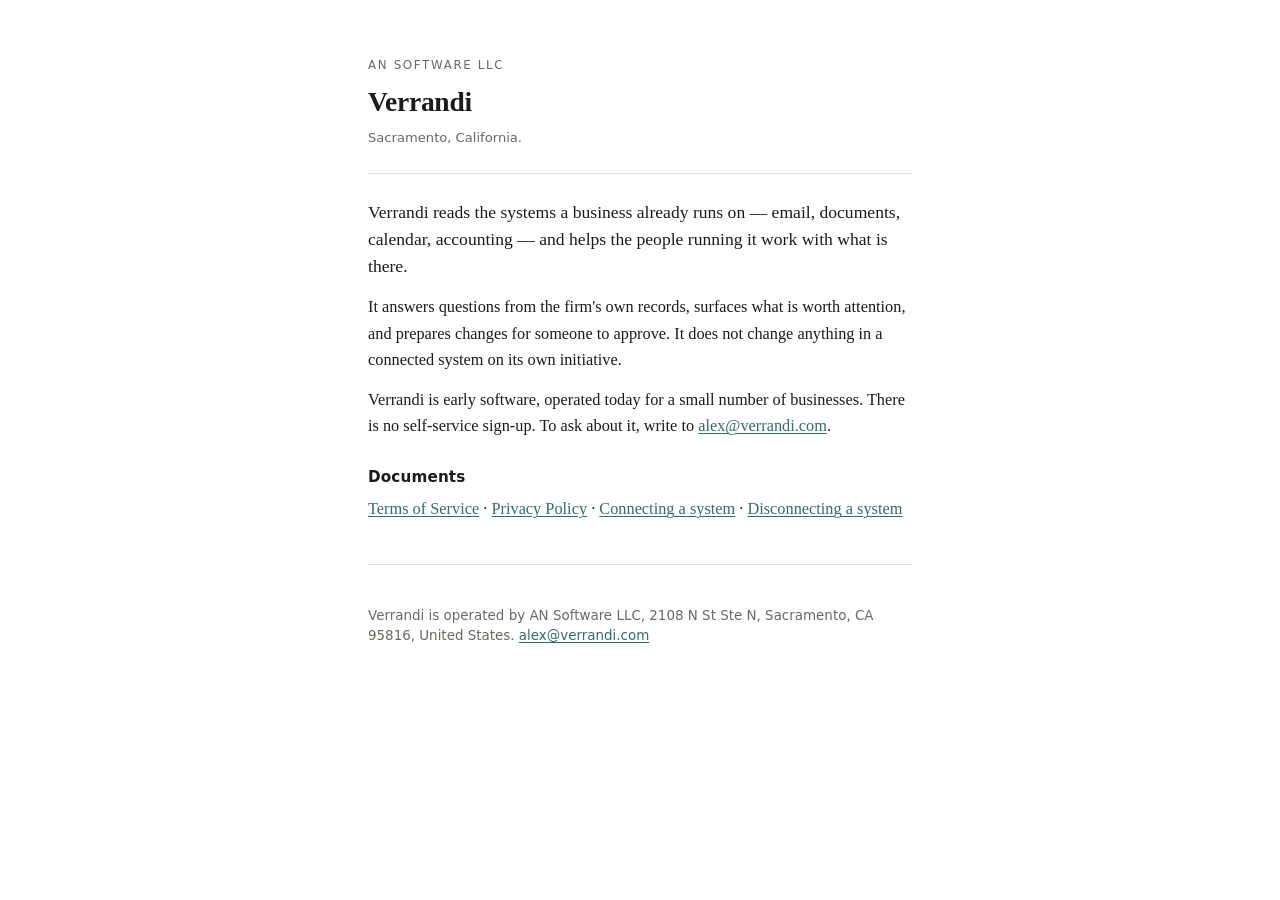
<file: index.html>
<!doctype html>
<html lang="en">
<head>
<meta charset="utf-8">
<meta name="viewport" content="width=device-width, initial-scale=1">
<title>Verrandi</title>
<meta name="description" content="Verrandi reads the systems a business already runs on and helps it work with what it finds. Operated by AN Software LLC.">
<link rel="stylesheet" href="legal/legal.css">
</head>
<body>
<main>

  <p class="eyebrow">AN Software LLC</p>
  <h1>Verrandi</h1>
  <p class="stamp">Sacramento, California.</p>

  <p class="lede">
    Verrandi reads the systems a business already runs on — email, documents, calendar,
    accounting — and helps the people running it work with what is there.
  </p>

  <p>
    It answers questions from the firm's own records, surfaces what is worth attention, and
    prepares changes for someone to approve. It does not change anything in a connected system
    on its own initiative.
  </p>

  <p>
    Verrandi is early software, operated today for a small number of businesses. There is no
    self-service sign-up. To ask about it, write to
    <a href="mailto:alex@verrandi.com">alex@verrandi.com</a>.
  </p>

  <h2>Documents</h2>
  <p>
    <a href="legal/eula/">Terms of Service</a> ·
    <a href="legal/privacy/">Privacy Policy</a> ·
    <a href="connect/">Connecting a system</a> ·
    <a href="legal/disconnect/">Disconnecting a system</a>
  </p>

  <footer>
    <span class="imprint">
      Verrandi is operated by AN Software LLC, 2108 N St Ste N, Sacramento, CA 95816, United
      States. <a href="mailto:alex@verrandi.com">alex@verrandi.com</a>
    </span>
  </footer>

</main>
</body>
</html>
</file>
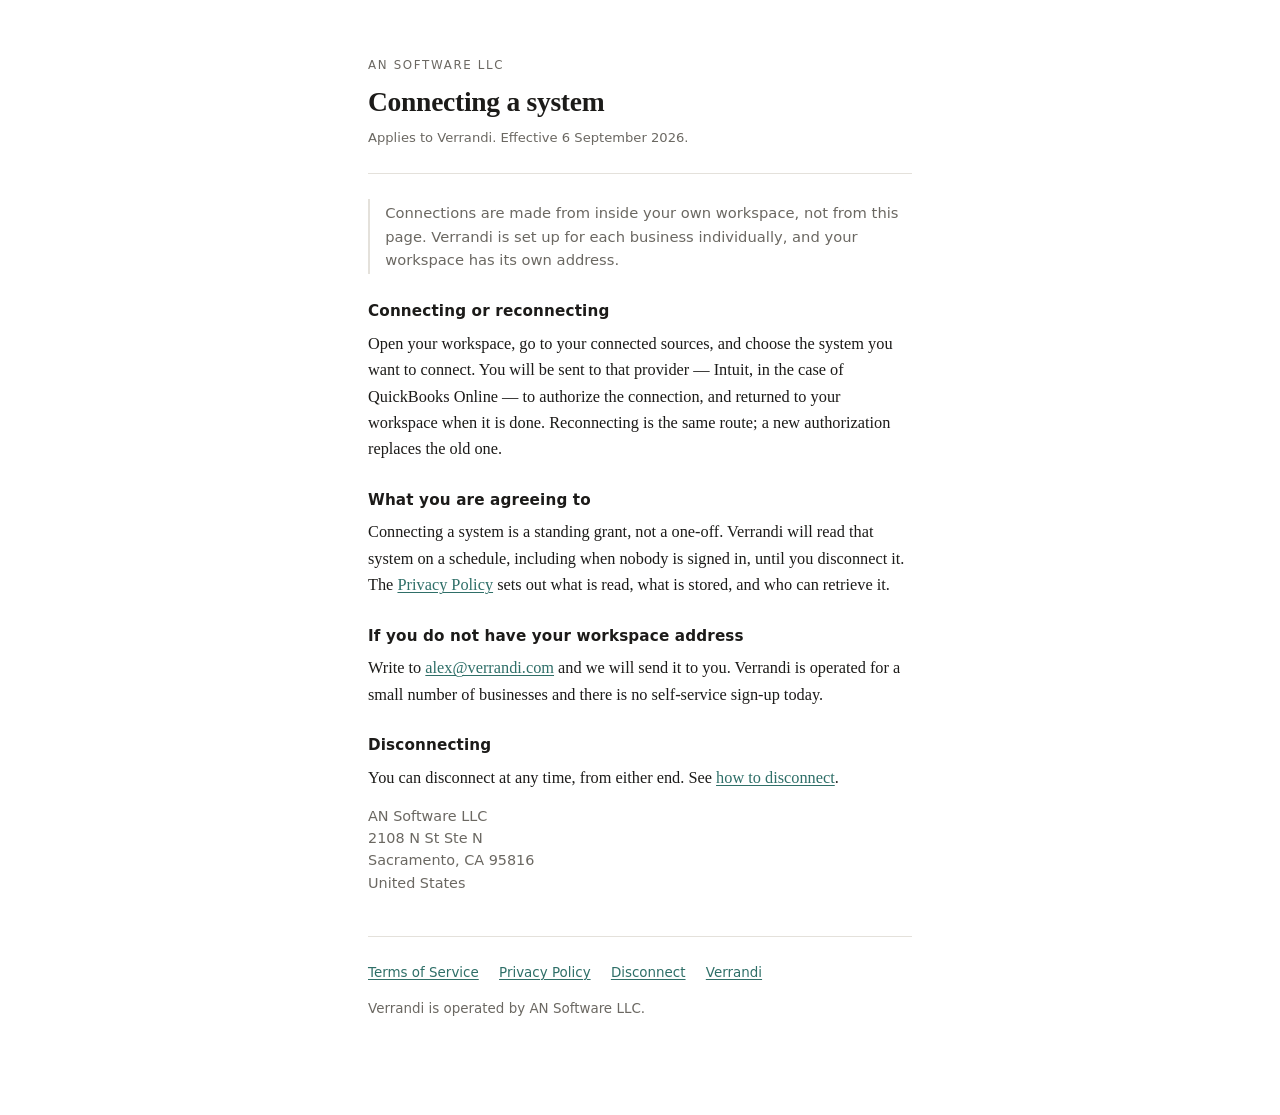
<file: connect/index.html>
<!doctype html>
<html lang="en">
<head>
<meta charset="utf-8">
<meta name="viewport" content="width=device-width, initial-scale=1">
<title>Connecting a system — Verrandi</title>
<meta name="description" content="How to connect or reconnect QuickBooks Online and other systems to Verrandi.">
<link rel="stylesheet" href="../legal/legal.css">
</head>
<body>
<main>

  <p class="eyebrow">AN Software LLC</p>
  <h1>Connecting a system</h1>
  <p class="stamp">Applies to Verrandi. Effective 6 September 2026.</p>

  <p class="plain">
    Connections are made from inside your own workspace, not from this page. Verrandi is set up
    for each business individually, and your workspace has its own address.
  </p>

  <h2>Connecting or reconnecting</h2>
  <p>
    Open your workspace, go to your connected sources, and choose the system you want to connect.
    You will be sent to that provider — Intuit, in the case of QuickBooks Online — to authorize
    the connection, and returned to your workspace when it is done. Reconnecting is the same
    route; a new authorization replaces the old one.
  </p>

  <h2>What you are agreeing to</h2>
  <p>
    Connecting a system is a standing grant, not a one-off. Verrandi will read that system on a
    schedule, including when nobody is signed in, until you disconnect it. The
    <a href="../legal/privacy/">Privacy Policy</a> sets out what is read, what is stored, and who
    can retrieve it.
  </p>

  <h2>If you do not have your workspace address</h2>
  <p>
    Write to <a href="mailto:alex@verrandi.com">alex@verrandi.com</a> and we will send it to you.
    Verrandi is operated for a small number of businesses and there is no self-service sign-up
    today.
  </p>

  <h2>Disconnecting</h2>
  <p>
    You can disconnect at any time, from either end. See
    <a href="../legal/disconnect/">how to disconnect</a>.
  </p>
  <address>
    AN Software LLC<br>
    2108 N St Ste N<br>
    Sacramento, CA 95816<br>
    United States
  </address>

  <footer>
    <a href="../legal/eula/">Terms of Service</a>
    <a href="../legal/privacy/">Privacy Policy</a>
    <a href="../legal/disconnect/">Disconnect</a>
    <a href="../">Verrandi</a>
    <span class="imprint">Verrandi is operated by AN Software LLC.</span>
  </footer>

</main>
</body>
</html>
</file>
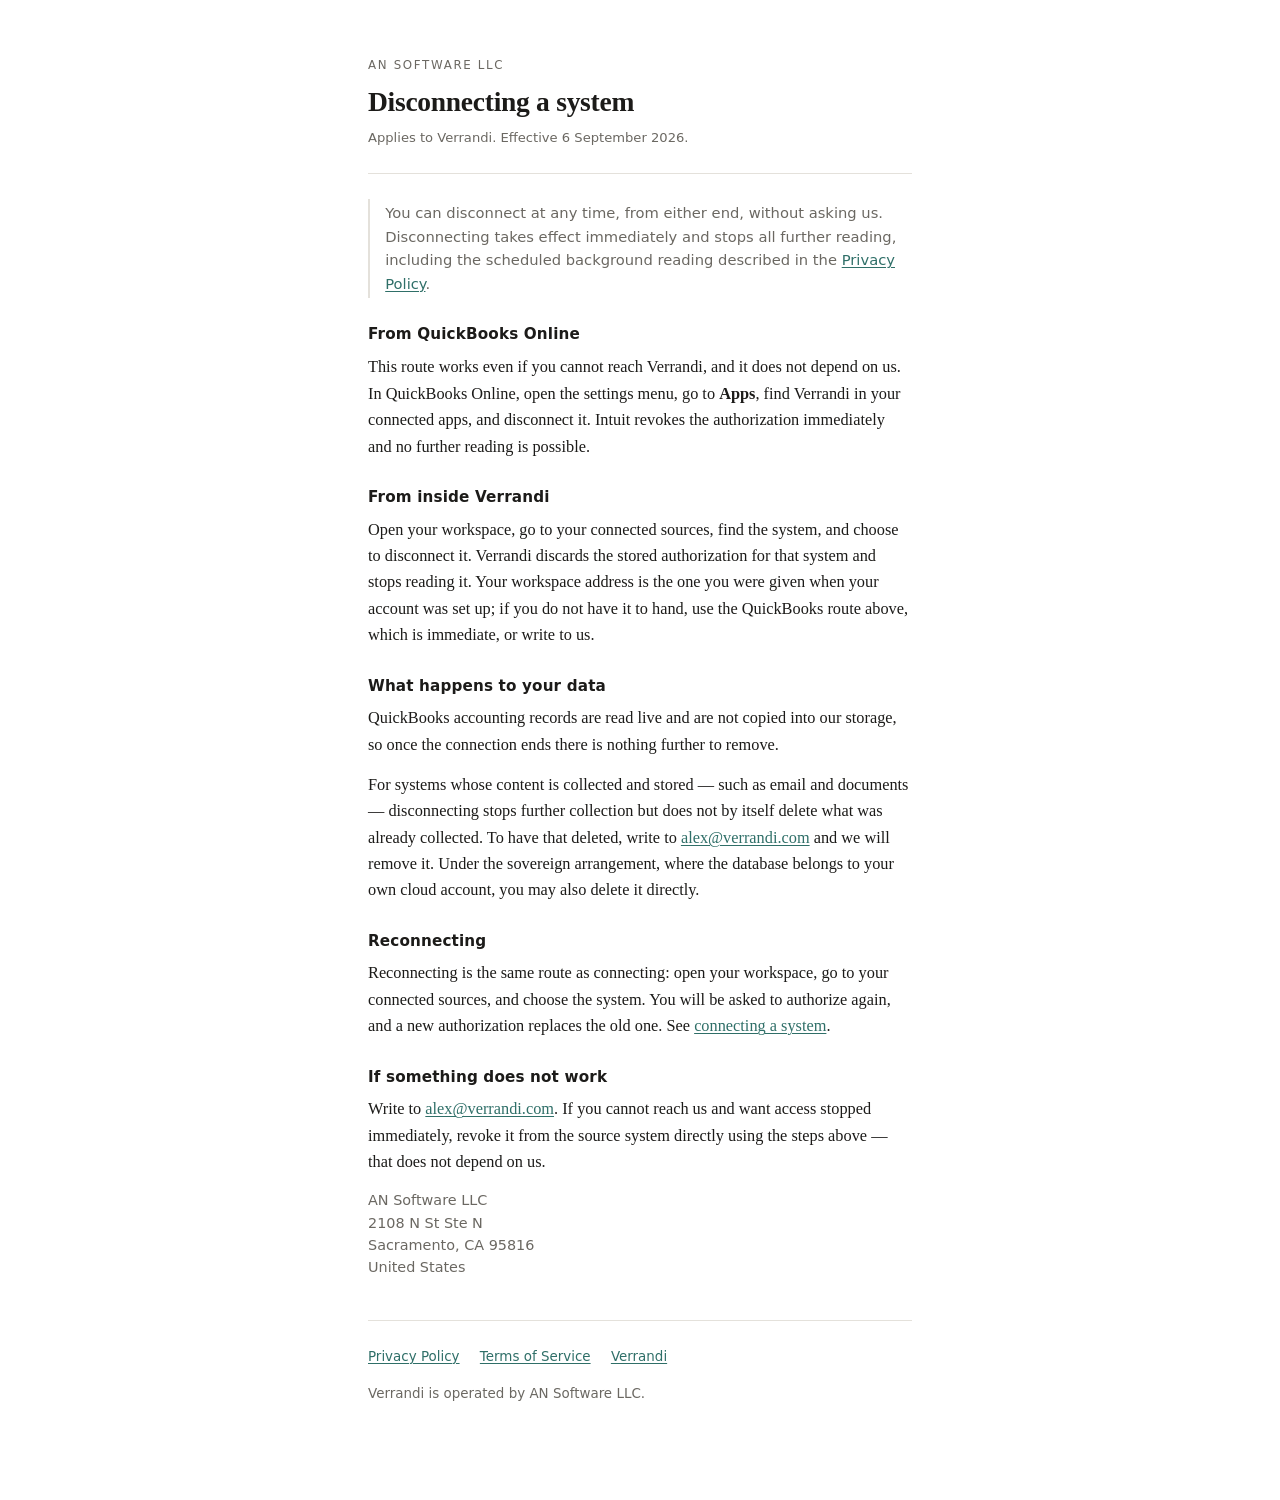
<file: legal/disconnect/index.html>
<!doctype html>
<html lang="en">
<head>
<meta charset="utf-8">
<meta name="viewport" content="width=device-width, initial-scale=1">
<title>Disconnect — Verrandi</title>
<meta name="description" content="How to disconnect QuickBooks Online or any other system from Verrandi, and what happens when you do.">
<link rel="stylesheet" href="../legal.css">
</head>
<body>
<main>

  <p class="eyebrow">AN Software LLC</p>
  <h1>Disconnecting a system</h1>
  <p class="stamp">Applies to Verrandi. Effective 6 September 2026.</p>

  <p class="plain">
    You can disconnect at any time, from either end, without asking us. Disconnecting takes
    effect immediately and stops all further reading, including the scheduled background reading
    described in the <a href="../privacy/">Privacy Policy</a>.
  </p>

  <h2>From QuickBooks Online</h2>
  <p>
    This route works even if you cannot reach Verrandi, and it does not depend on us. In
    QuickBooks Online, open the settings menu, go to <strong>Apps</strong>, find Verrandi in your
    connected apps, and disconnect it. Intuit revokes the authorization immediately and no
    further reading is possible.
  </p>

  <h2>From inside Verrandi</h2>
  <p>
    Open your workspace, go to your connected sources, find the system, and choose to disconnect
    it. Verrandi discards the stored authorization for that system and stops reading it. Your
    workspace address is the one you were given when your account was set up; if you do not have
    it to hand, use the QuickBooks route above, which is immediate, or write to us.
  </p>

  <h2>What happens to your data</h2>
  <p>
    QuickBooks accounting records are read live and are not copied into our storage, so once the
    connection ends there is nothing further to remove.
  </p>
  <p>
    For systems whose content is collected and stored — such as email and documents —
    disconnecting stops further collection but does not by itself delete what was already
    collected. To have that deleted, write to
    <a href="mailto:alex@verrandi.com">alex@verrandi.com</a> and we will remove it. Under the
    sovereign arrangement, where the database belongs to your own cloud account, you may also
    delete it directly.
  </p>

  <h2>Reconnecting</h2>
  <p>
    Reconnecting is the same route as connecting: open your workspace, go to your connected
    sources, and choose the system. You will be asked to authorize again, and a new authorization
    replaces the old one. See <a href="../../connect/">connecting a system</a>.
  </p>

  <h2>If something does not work</h2>
  <p>
    Write to <a href="mailto:alex@verrandi.com">alex@verrandi.com</a>. If you cannot reach us and
    want access stopped immediately, revoke it from the source system directly using the steps
    above — that does not depend on us.
  </p>
  <address>
    AN Software LLC<br>
    2108 N St Ste N<br>
    Sacramento, CA 95816<br>
    United States
  </address>

  <footer>
    <a href="../privacy/">Privacy Policy</a>
    <a href="../eula/">Terms of Service</a>
    <a href="../../">Verrandi</a>
    <span class="imprint">Verrandi is operated by AN Software LLC.</span>
  </footer>

</main>
</body>
</html>
</file>
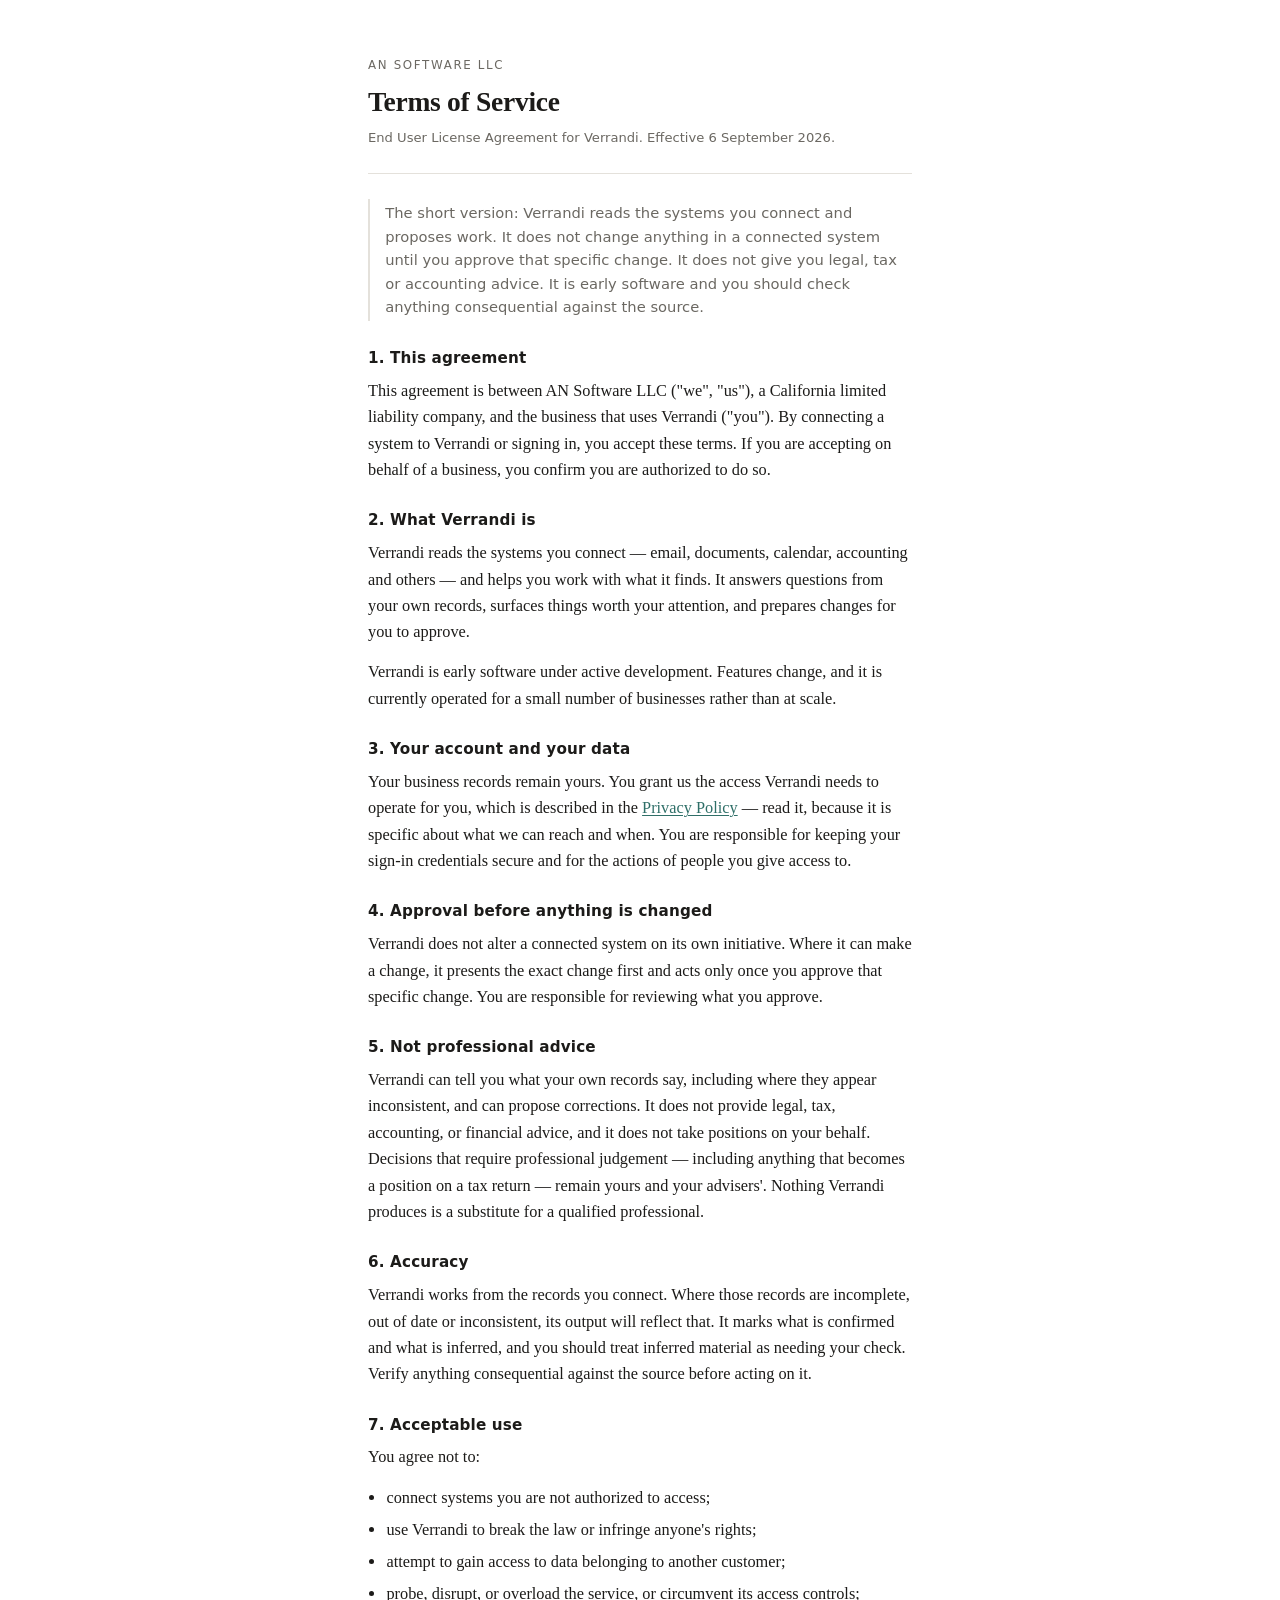
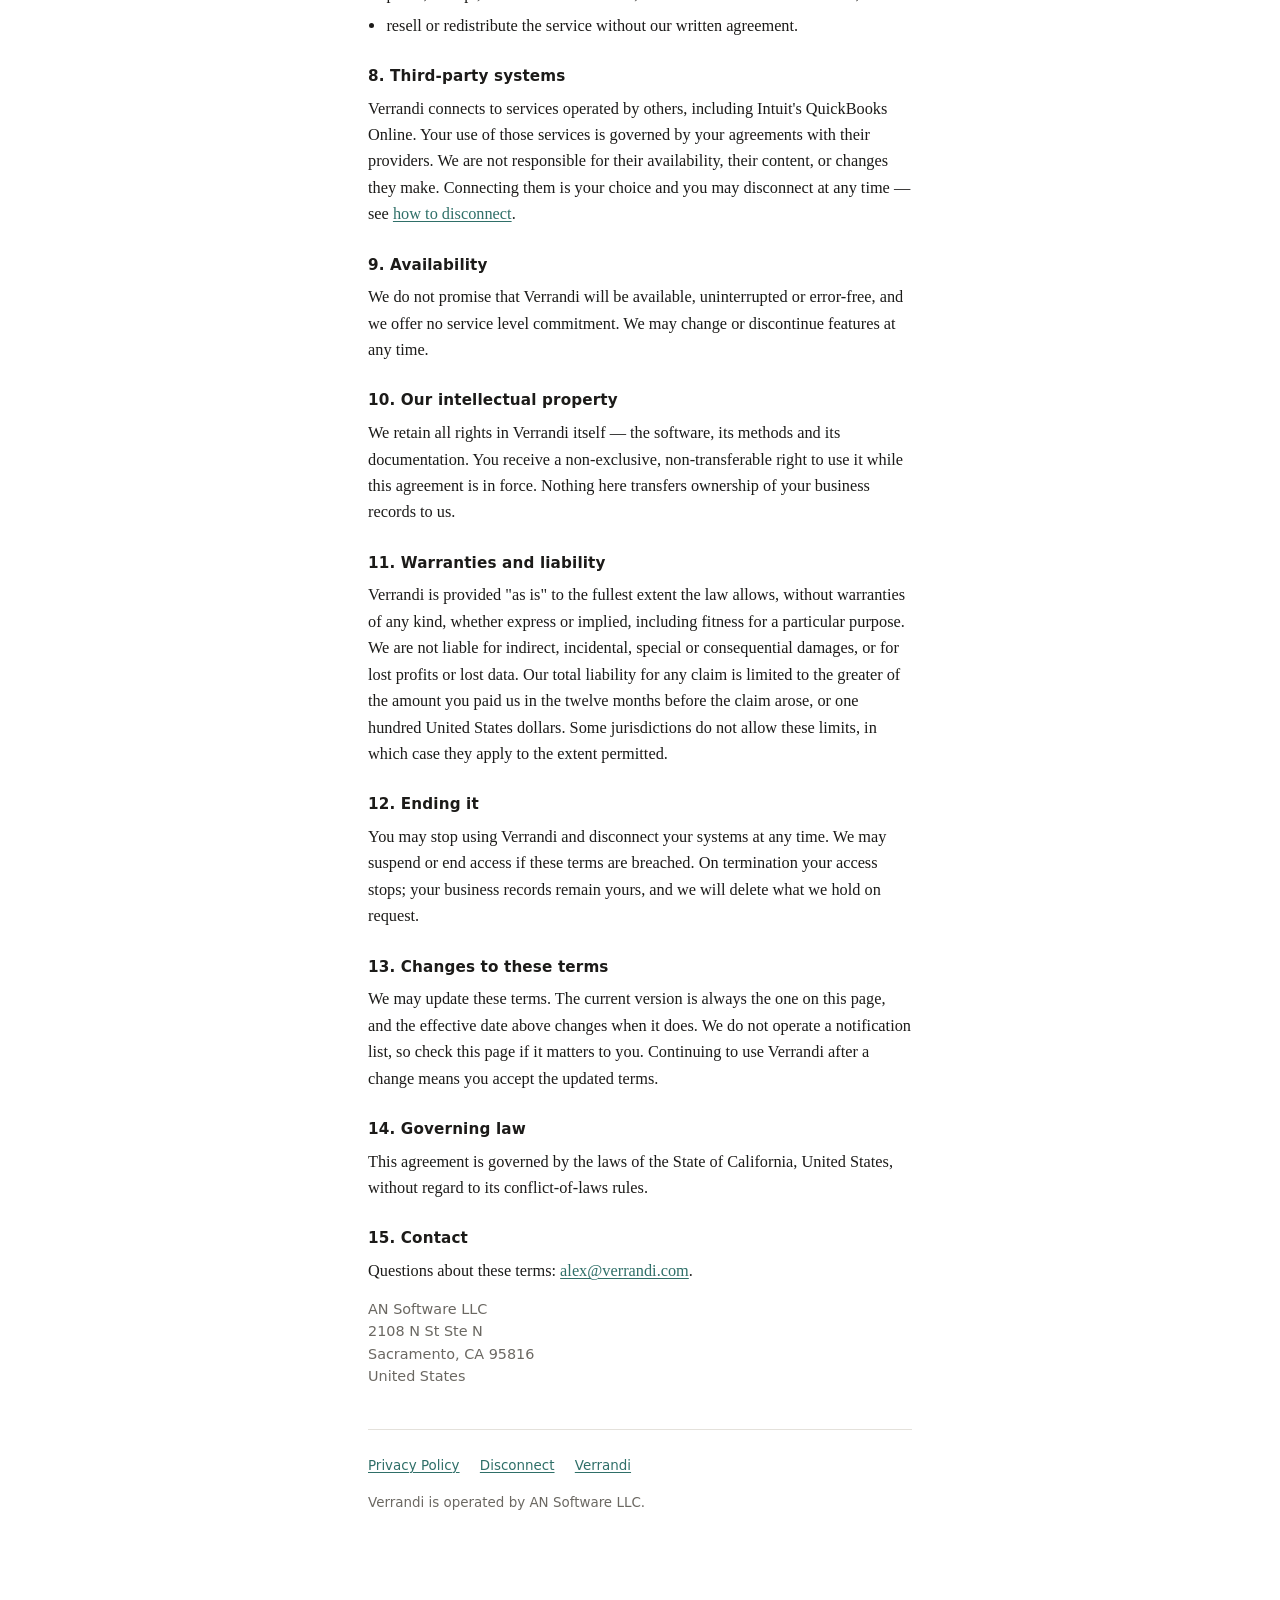
<file: legal/eula/index.html>
<!doctype html>
<html lang="en">
<head>
<meta charset="utf-8">
<meta name="viewport" content="width=device-width, initial-scale=1">
<title>Terms of Service — Verrandi</title>
<meta name="description" content="The agreement governing use of Verrandi, operated by AN Software LLC.">
<link rel="stylesheet" href="../legal.css">
</head>
<body>
<main>

  <p class="eyebrow">AN Software LLC</p>
  <h1>Terms of Service</h1>
  <p class="stamp">End User License Agreement for Verrandi. Effective 6 September 2026.</p>

  <p class="plain">
    The short version: Verrandi reads the systems you connect and proposes work. It does not
    change anything in a connected system until you approve that specific change. It does not
    give you legal, tax or accounting advice. It is early software and you should check anything
    consequential against the source.
  </p>

  <h2>1. This agreement</h2>
  <p>
    This agreement is between AN Software LLC ("we", "us"), a California limited liability
    company, and the business that uses Verrandi ("you"). By connecting a system to Verrandi or
    signing in, you accept these terms. If you are accepting on behalf of a business, you confirm
    you are authorized to do so.
  </p>

  <h2>2. What Verrandi is</h2>
  <p>
    Verrandi reads the systems you connect — email, documents, calendar, accounting and others —
    and helps you work with what it finds. It answers questions from your own records, surfaces
    things worth your attention, and prepares changes for you to approve.
  </p>
  <p>
    Verrandi is early software under active development. Features change, and it is currently
    operated for a small number of businesses rather than at scale.
  </p>

  <h2>3. Your account and your data</h2>
  <p>
    Your business records remain yours. You grant us the access Verrandi needs to operate for
    you, which is described in the <a href="../privacy/">Privacy Policy</a> — read it, because it
    is specific about what we can reach and when. You are responsible for keeping your sign-in
    credentials secure and for the actions of people you give access to.
  </p>

  <h2>4. Approval before anything is changed</h2>
  <p>
    Verrandi does not alter a connected system on its own initiative. Where it can make a change,
    it presents the exact change first and acts only once you approve that specific change. You
    are responsible for reviewing what you approve.
  </p>

  <h2>5. Not professional advice</h2>
  <p>
    Verrandi can tell you what your own records say, including where they appear inconsistent,
    and can propose corrections. It does not provide legal, tax, accounting, or financial advice,
    and it does not take positions on your behalf. Decisions that require professional
    judgement — including anything that becomes a position on a tax return — remain yours and
    your advisers'. Nothing Verrandi produces is a substitute for a qualified professional.
  </p>

  <h2>6. Accuracy</h2>
  <p>
    Verrandi works from the records you connect. Where those records are incomplete, out of date
    or inconsistent, its output will reflect that. It marks what is confirmed and what is
    inferred, and you should treat inferred material as needing your check. Verify anything
    consequential against the source before acting on it.
  </p>

  <h2>7. Acceptable use</h2>
  <p>You agree not to:</p>
  <ul>
    <li>connect systems you are not authorized to access;</li>
    <li>use Verrandi to break the law or infringe anyone's rights;</li>
    <li>attempt to gain access to data belonging to another customer;</li>
    <li>probe, disrupt, or overload the service, or circumvent its access controls;</li>
    <li>resell or redistribute the service without our written agreement.</li>
  </ul>

  <h2>8. Third-party systems</h2>
  <p>
    Verrandi connects to services operated by others, including Intuit's QuickBooks Online. Your
    use of those services is governed by your agreements with their providers. We are not
    responsible for their availability, their content, or changes they make. Connecting them is
    your choice and you may disconnect at any time — see
    <a href="../disconnect/">how to disconnect</a>.
  </p>

  <h2>9. Availability</h2>
  <p>
    We do not promise that Verrandi will be available, uninterrupted or error-free, and we offer
    no service level commitment. We may change or discontinue features at any time.
  </p>

  <h2>10. Our intellectual property</h2>
  <p>
    We retain all rights in Verrandi itself — the software, its methods and its documentation.
    You receive a non-exclusive, non-transferable right to use it while this agreement is in
    force. Nothing here transfers ownership of your business records to us.
  </p>

  <h2>11. Warranties and liability</h2>
  <p>
    Verrandi is provided "as is" to the fullest extent the law allows, without warranties of any
    kind, whether express or implied, including fitness for a particular purpose. We are not
    liable for indirect, incidental, special or consequential damages, or for lost profits or
    lost data. Our total liability for any claim is limited to the greater of the amount you paid
    us in the twelve months before the claim arose, or one hundred United States dollars. Some
    jurisdictions do not allow these limits, in which case they apply to the extent permitted.
  </p>

  <h2>12. Ending it</h2>
  <p>
    You may stop using Verrandi and disconnect your systems at any time. We may suspend or end
    access if these terms are breached. On termination your access stops; your business records
    remain yours, and we will delete what we hold on request.
  </p>

  <h2>13. Changes to these terms</h2>
  <p>
    We may update these terms. The current version is always the one on this page, and the
    effective date above changes when it does. We do not operate a notification list, so check
    this page if it matters to you. Continuing to use Verrandi after a change means you accept
    the updated terms.
  </p>

  <h2>14. Governing law</h2>
  <p>
    This agreement is governed by the laws of the State of California, United States, without
    regard to its conflict-of-laws rules.
  </p>

  <h2>15. Contact</h2>
  <p>
    Questions about these terms:
    <a href="mailto:alex@verrandi.com">alex@verrandi.com</a>.
  </p>
  <address>
    AN Software LLC<br>
    2108 N St Ste N<br>
    Sacramento, CA 95816<br>
    United States
  </address>

  <footer>
    <a href="../privacy/">Privacy Policy</a>
    <a href="../disconnect/">Disconnect</a>
    <a href="../../">Verrandi</a>
    <span class="imprint">Verrandi is operated by AN Software LLC.</span>
  </footer>

</main>
</body>
</html>
</file>
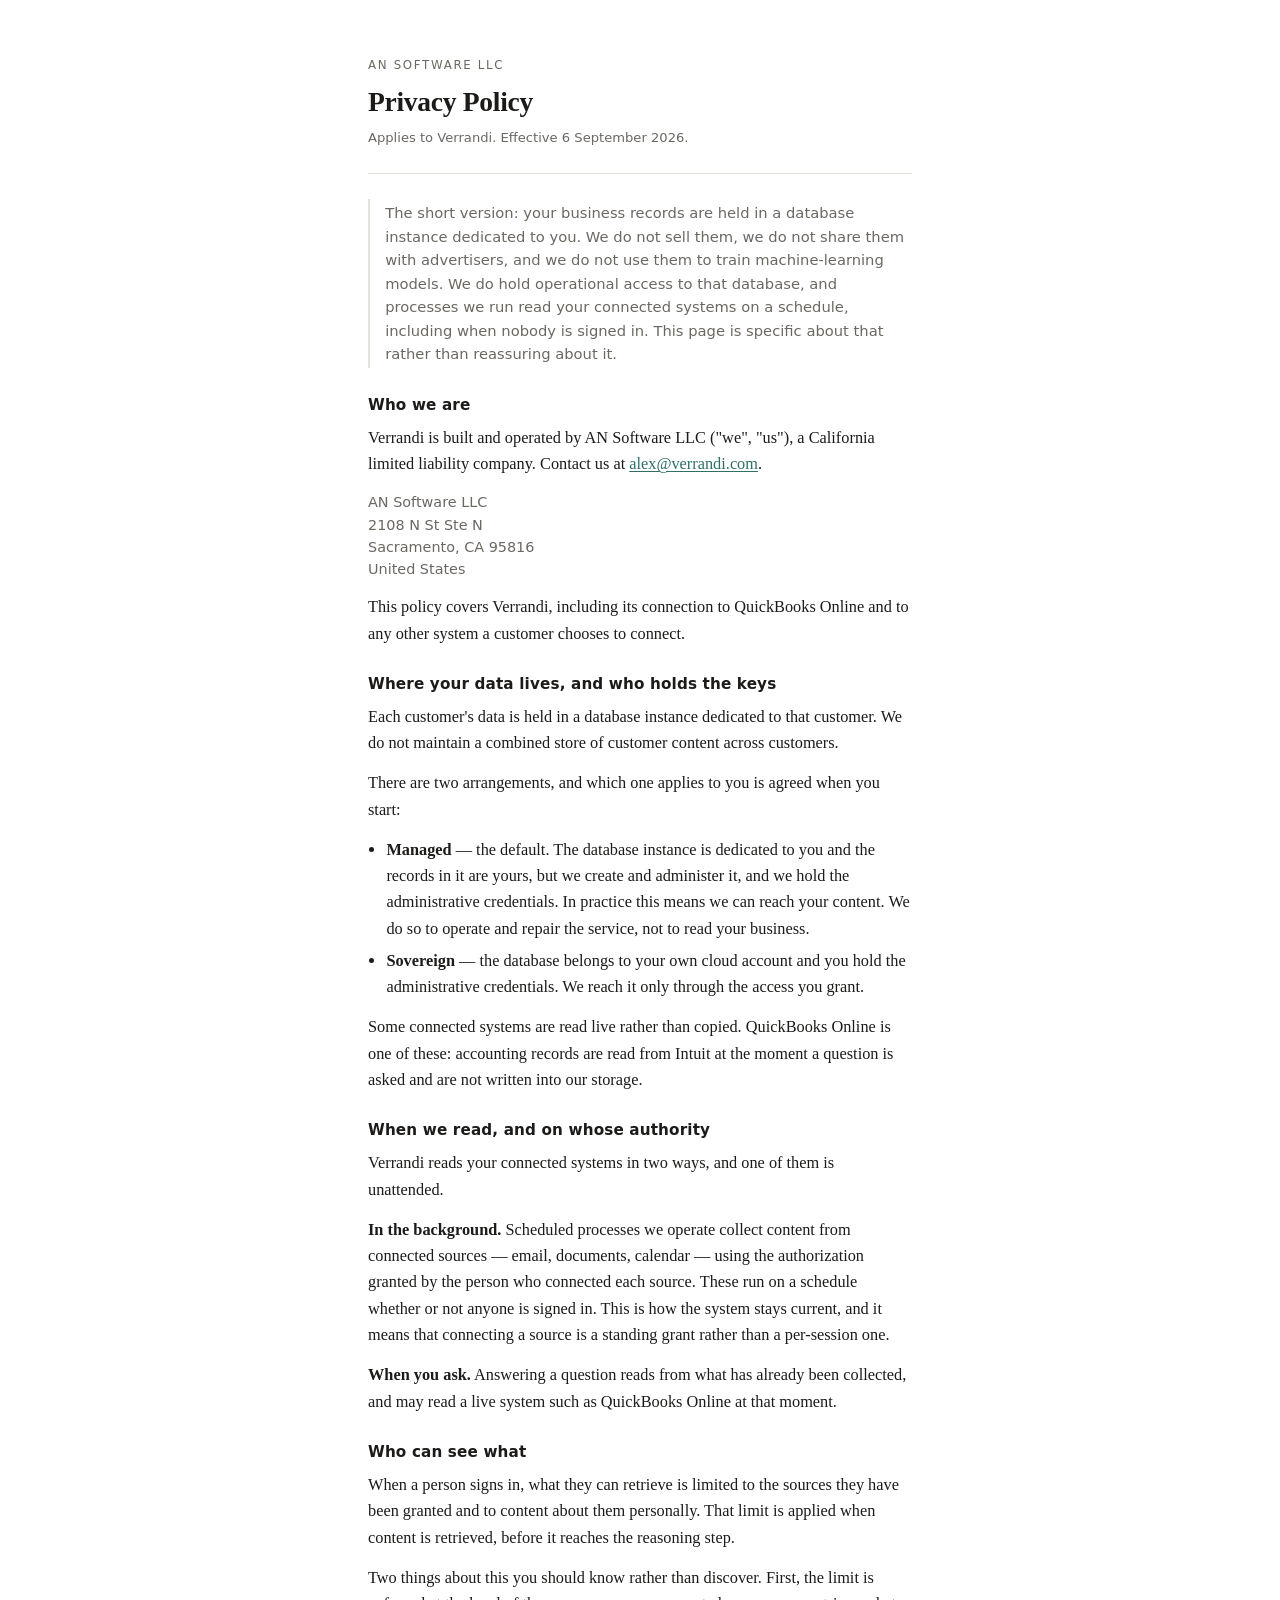
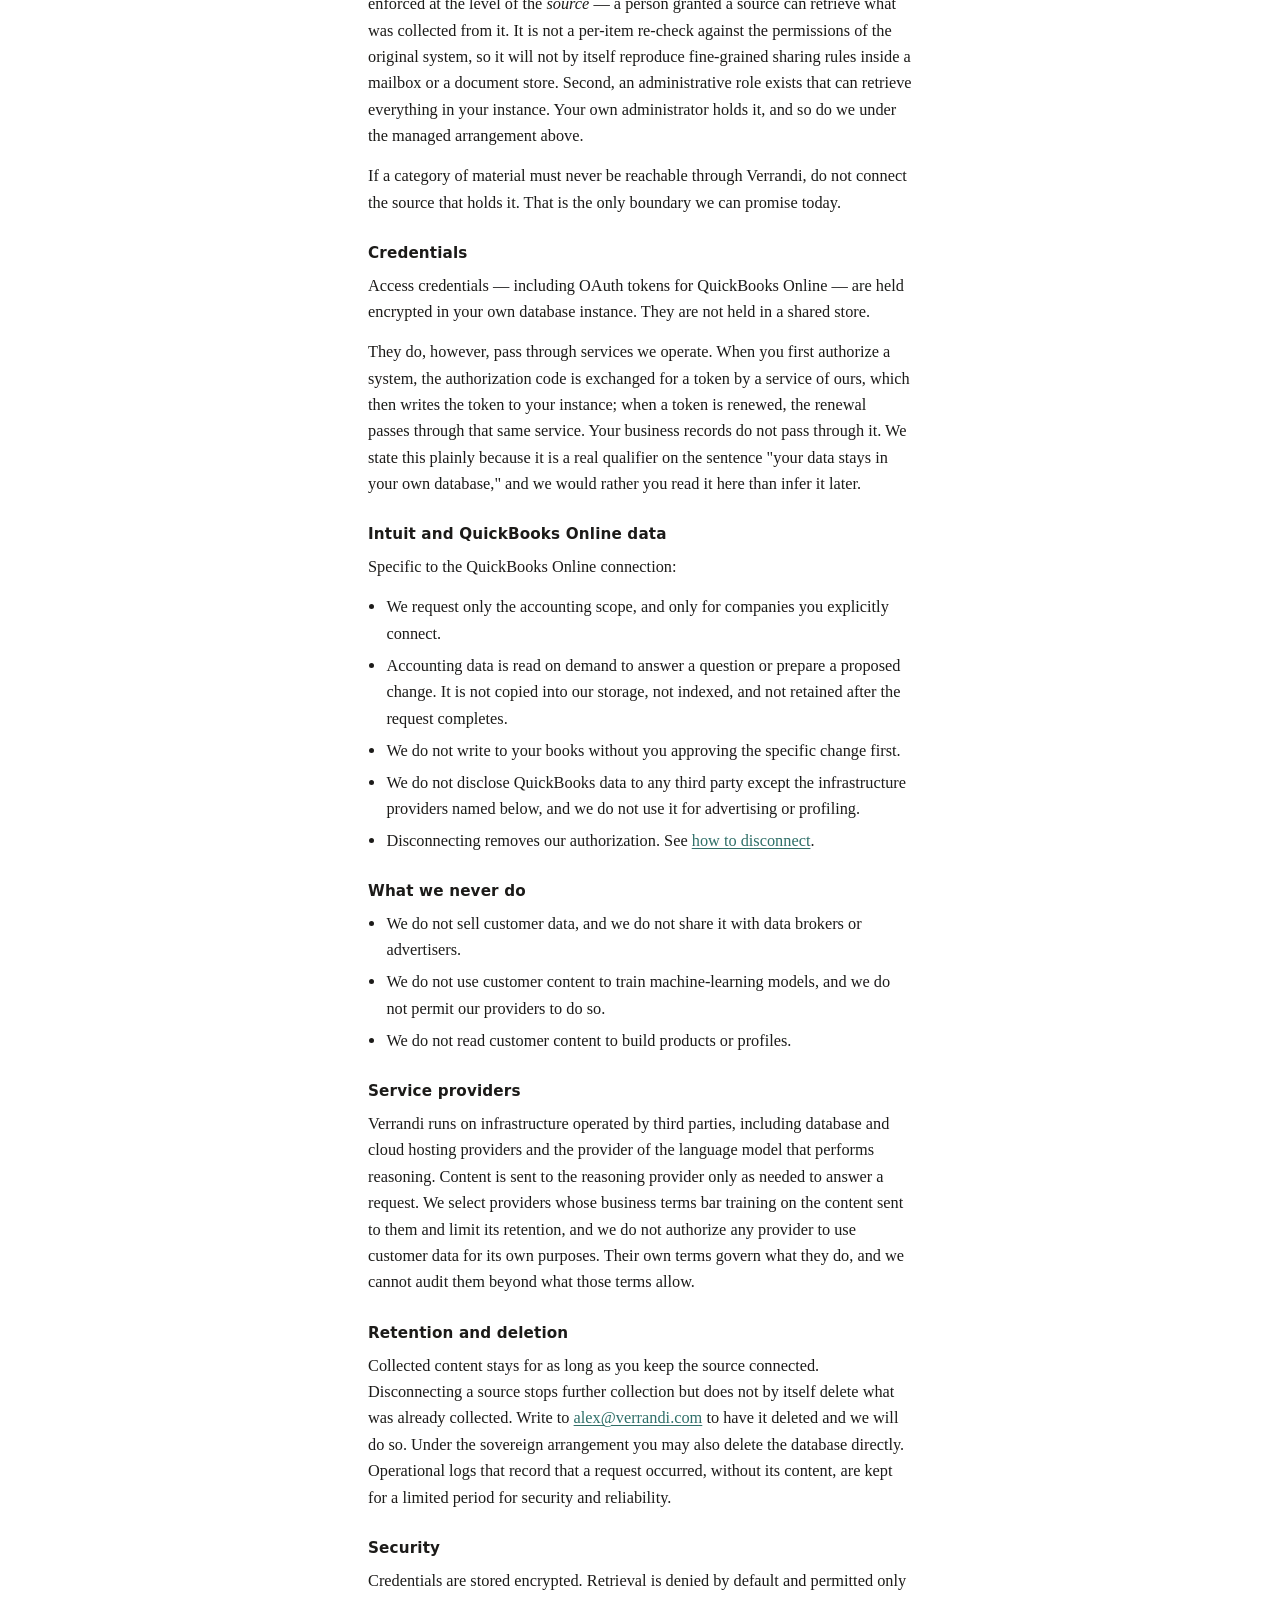
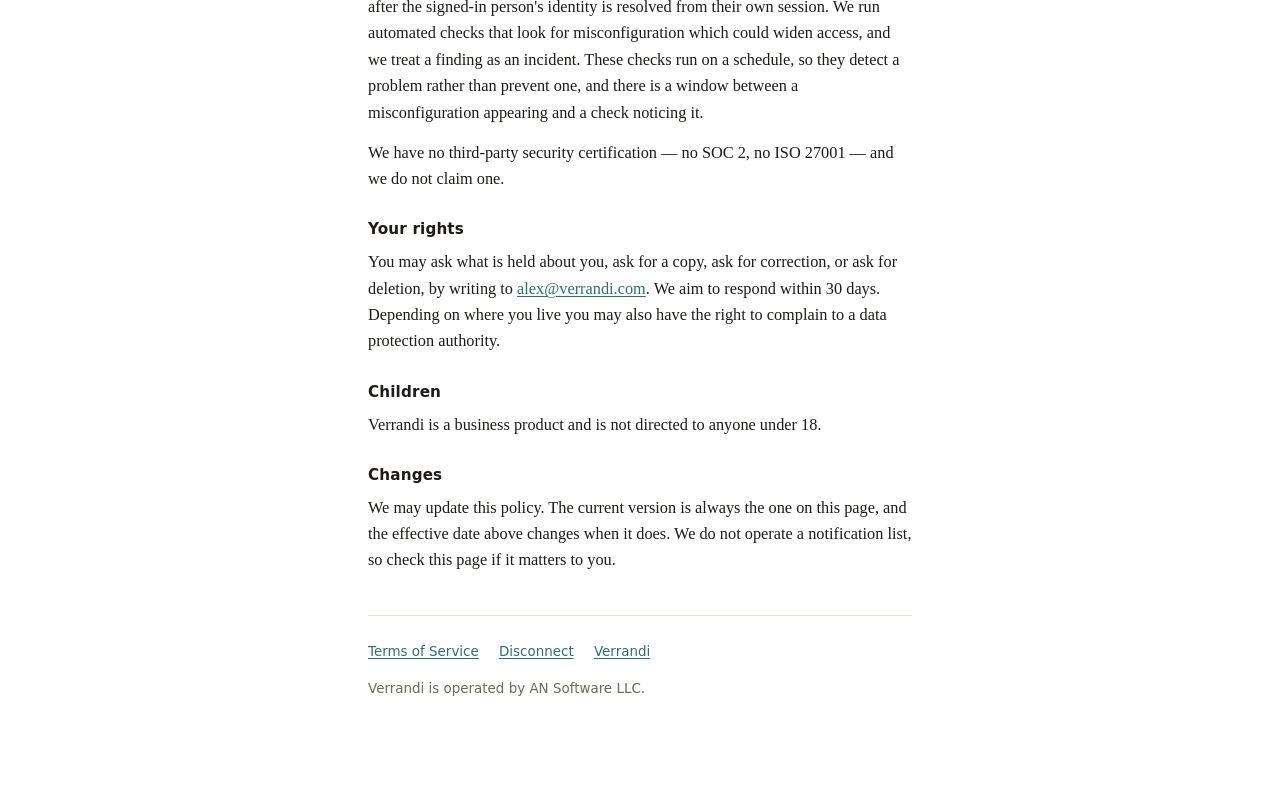
<file: legal/privacy/index.html>
<!doctype html>
<html lang="en">
<head>
<meta charset="utf-8">
<meta name="viewport" content="width=device-width, initial-scale=1">
<title>Privacy Policy — Verrandi</title>
<meta name="description" content="How Verrandi, operated by AN Software LLC, handles data belonging to the businesses that use it.">
<link rel="stylesheet" href="../legal.css">
</head>
<body>
<main>

  <p class="eyebrow">AN Software LLC</p>
  <h1>Privacy Policy</h1>
  <p class="stamp">Applies to Verrandi. Effective 6 September 2026.</p>

  <p class="plain">
    The short version: your business records are held in a database instance dedicated to you.
    We do not sell them, we do not share them with advertisers, and we do not use them to train
    machine-learning models. We do hold operational access to that database, and processes we
    run read your connected systems on a schedule, including when nobody is signed in. This page
    is specific about that rather than reassuring about it.
  </p>

  <h2>Who we are</h2>
  <p>
    Verrandi is built and operated by AN Software LLC ("we", "us"), a California limited
    liability company. Contact us at <a href="mailto:alex@verrandi.com">alex@verrandi.com</a>.
  </p>
  <address>
    AN Software LLC<br>
    2108 N St Ste N<br>
    Sacramento, CA 95816<br>
    United States
  </address>
  <p>
    This policy covers Verrandi, including its connection to QuickBooks Online and to any other
    system a customer chooses to connect.
  </p>

  <h2>Where your data lives, and who holds the keys</h2>
  <p>
    Each customer's data is held in a database instance dedicated to that customer. We do not
    maintain a combined store of customer content across customers.
  </p>
  <p>
    There are two arrangements, and which one applies to you is agreed when you start:
  </p>
  <ul>
    <li>
      <strong>Managed</strong> — the default. The database instance is dedicated to you and the
      records in it are yours, but we create and administer it, and we hold the administrative
      credentials. In practice this means we can reach your content. We do so to operate and
      repair the service, not to read your business.
    </li>
    <li>
      <strong>Sovereign</strong> — the database belongs to your own cloud account and you hold
      the administrative credentials. We reach it only through the access you grant.
    </li>
  </ul>
  <p>
    Some connected systems are read live rather than copied. QuickBooks Online is one of these:
    accounting records are read from Intuit at the moment a question is asked and are not written
    into our storage.
  </p>

  <h2>When we read, and on whose authority</h2>
  <p>
    Verrandi reads your connected systems in two ways, and one of them is unattended.
  </p>
  <p>
    <strong>In the background.</strong> Scheduled processes we operate collect content from
    connected sources — email, documents, calendar — using the authorization granted by the
    person who connected each source. These run on a schedule whether or not anyone is signed
    in. This is how the system stays current, and it means that connecting a source is a standing
    grant rather than a per-session one.
  </p>
  <p>
    <strong>When you ask.</strong> Answering a question reads from what has already been
    collected, and may read a live system such as QuickBooks Online at that moment.
  </p>

  <h2>Who can see what</h2>
  <p>
    When a person signs in, what they can retrieve is limited to the sources they have been
    granted and to content about them personally. That limit is applied when content is
    retrieved, before it reaches the reasoning step.
  </p>
  <p>
    Two things about this you should know rather than discover. First, the limit is enforced at
    the level of the <em>source</em> — a person granted a source can retrieve what was collected
    from it. It is not a per-item re-check against the permissions of the original system, so it
    will not by itself reproduce fine-grained sharing rules inside a mailbox or a document store.
    Second, an administrative role exists that can retrieve everything in your instance. Your own
    administrator holds it, and so do we under the managed arrangement above.
  </p>
  <p>
    If a category of material must never be reachable through Verrandi, do not connect the source
    that holds it. That is the only boundary we can promise today.
  </p>

  <h2>Credentials</h2>
  <p>
    Access credentials — including OAuth tokens for QuickBooks Online — are held encrypted in
    your own database instance. They are not held in a shared store.
  </p>
  <p>
    They do, however, pass through services we operate. When you first authorize a system, the
    authorization code is exchanged for a token by a service of ours, which then writes the token
    to your instance; when a token is renewed, the renewal passes through that same service. Your
    business records do not pass through it. We state this plainly because it is a real qualifier
    on the sentence "your data stays in your own database," and we would rather you read it here
    than infer it later.
  </p>

  <h2>Intuit and QuickBooks Online data</h2>
  <p>Specific to the QuickBooks Online connection:</p>
  <ul>
    <li>We request only the accounting scope, and only for companies you explicitly connect.</li>
    <li>Accounting data is read on demand to answer a question or prepare a proposed change. It is not copied into our storage, not indexed, and not retained after the request completes.</li>
    <li>We do not write to your books without you approving the specific change first.</li>
    <li>We do not disclose QuickBooks data to any third party except the infrastructure providers named below, and we do not use it for advertising or profiling.</li>
    <li>Disconnecting removes our authorization. See <a href="../disconnect/">how to disconnect</a>.</li>
  </ul>

  <h2>What we never do</h2>
  <ul>
    <li>We do not sell customer data, and we do not share it with data brokers or advertisers.</li>
    <li>We do not use customer content to train machine-learning models, and we do not permit our providers to do so.</li>
    <li>We do not read customer content to build products or profiles.</li>
  </ul>

  <h2>Service providers</h2>
  <p>
    Verrandi runs on infrastructure operated by third parties, including database and cloud
    hosting providers and the provider of the language model that performs reasoning. Content is
    sent to the reasoning provider only as needed to answer a request. We select providers whose
    business terms bar training on the content sent to them and limit its retention, and we do
    not authorize any provider to use customer data for its own purposes. Their own terms govern
    what they do, and we cannot audit them beyond what those terms allow.
  </p>

  <h2>Retention and deletion</h2>
  <p>
    Collected content stays for as long as you keep the source connected. Disconnecting a source
    stops further collection but does not by itself delete what was already collected. Write to
    <a href="mailto:alex@verrandi.com">alex@verrandi.com</a> to have it deleted and we will do
    so. Under the sovereign arrangement you may also delete the database directly. Operational
    logs that record that a request occurred, without its content, are kept for a limited period
    for security and reliability.
  </p>

  <h2>Security</h2>
  <p>
    Credentials are stored encrypted. Retrieval is denied by default and permitted only after the
    signed-in person's identity is resolved from their own session. We run automated checks that
    look for misconfiguration which could widen access, and we treat a finding as an incident.
    These checks run on a schedule, so they detect a problem rather than prevent one, and there
    is a window between a misconfiguration appearing and a check noticing it.
  </p>
  <p>
    We have no third-party security certification — no SOC 2, no ISO 27001 — and we do not claim
    one.
  </p>

  <h2>Your rights</h2>
  <p>
    You may ask what is held about you, ask for a copy, ask for correction, or ask for deletion,
    by writing to <a href="mailto:alex@verrandi.com">alex@verrandi.com</a>. We aim to respond
    within 30 days. Depending on where you live you may also have the right to complain to a data
    protection authority.
  </p>

  <h2>Children</h2>
  <p>Verrandi is a business product and is not directed to anyone under 18.</p>

  <h2>Changes</h2>
  <p>
    We may update this policy. The current version is always the one on this page, and the
    effective date above changes when it does. We do not operate a notification list, so check
    this page if it matters to you.
  </p>

  <footer>
    <a href="../eula/">Terms of Service</a>
    <a href="../disconnect/">Disconnect</a>
    <a href="../../">Verrandi</a>
    <span class="imprint">Verrandi is operated by AN Software LLC.</span>
  </footer>

</main>
</body>
</html>
</file>
<file: legal/legal.css>
:root {
  --paper: #ffffff;
  --ink: #1c1b19;
  --ink-soft: #6b6862;
  --rule: #e4e1db;
  --held: #2f6f68;
  --measure: 34rem;
  --step: 1.55rem;
}

@media (prefers-color-scheme: dark) {
  :root {
    --paper: #161513;
    --ink: #edeae4;
    --ink-soft: #a09c94;
    --rule: #34322d;
    --held: #7fb5ad;
  }
}

* { box-sizing: border-box; }

html {
  background: var(--paper);
  -webkit-text-size-adjust: 100%;
}

body {
  margin: 0;
  padding: 3.5rem 1.5rem 6rem;
  font-family: ui-serif, Georgia, "Times New Roman", serif;
  font-size: 1.02rem;
  line-height: 1.62;
  color: var(--ink);
  background: var(--paper);
}

main {
  max-width: var(--measure);
  margin: 0 auto;
}

.eyebrow {
  font-family: ui-sans-serif, system-ui, sans-serif;
  font-size: 0.74rem;
  letter-spacing: 0.14em;
  text-transform: uppercase;
  color: var(--ink-soft);
  margin: 0 0 0.6rem;
}

h1 {
  font-size: 1.72rem;
  line-height: 1.24;
  font-weight: 600;
  margin: 0 0 0.5rem;
  letter-spacing: -0.01em;
}

.stamp {
  font-family: ui-sans-serif, system-ui, sans-serif;
  font-size: 0.82rem;
  color: var(--ink-soft);
  margin: 0 0 var(--step);
  padding-bottom: var(--step);
  border-bottom: 1px solid var(--rule);
}

h2 {
  font-family: ui-sans-serif, system-ui, sans-serif;
  font-size: 0.95rem;
  font-weight: 600;
  letter-spacing: 0.01em;
  margin: var(--step) 0 0.45rem;
}

p { margin: 0 0 0.85rem; }

ul { margin: 0 0 0.85rem; padding-left: 1.15rem; }
li { margin-bottom: 0.35rem; }

a { color: var(--held); text-decoration-thickness: 1px; text-underline-offset: 2px; }
a:focus-visible { outline: 2px solid var(--held); outline-offset: 3px; border-radius: 2px; }

.lede {
  font-size: 1.1rem;
  line-height: 1.55;
  color: var(--ink);
}

.plain {
  font-family: ui-sans-serif, system-ui, sans-serif;
  font-size: 0.92rem;
  line-height: 1.6;
  color: var(--ink-soft);
  border-left: 2px solid var(--rule);
  padding: 0.15rem 0 0.15rem 0.95rem;
  margin: 0 0 var(--step);
}

address {
  font-style: normal;
  font-family: ui-sans-serif, system-ui, sans-serif;
  font-size: 0.9rem;
  line-height: 1.55;
  color: var(--ink-soft);
  margin: 0 0 0.85rem;
}

footer {
  margin-top: 2.6rem;
  padding-top: var(--step);
  border-top: 1px solid var(--rule);
  font-family: ui-sans-serif, system-ui, sans-serif;
  font-size: 0.84rem;
  color: var(--ink-soft);
}

footer a { margin-right: 1rem; display: inline-block; }

footer .imprint {
  display: block;
  margin-top: 1rem;
  line-height: 1.5;
}
</file>
